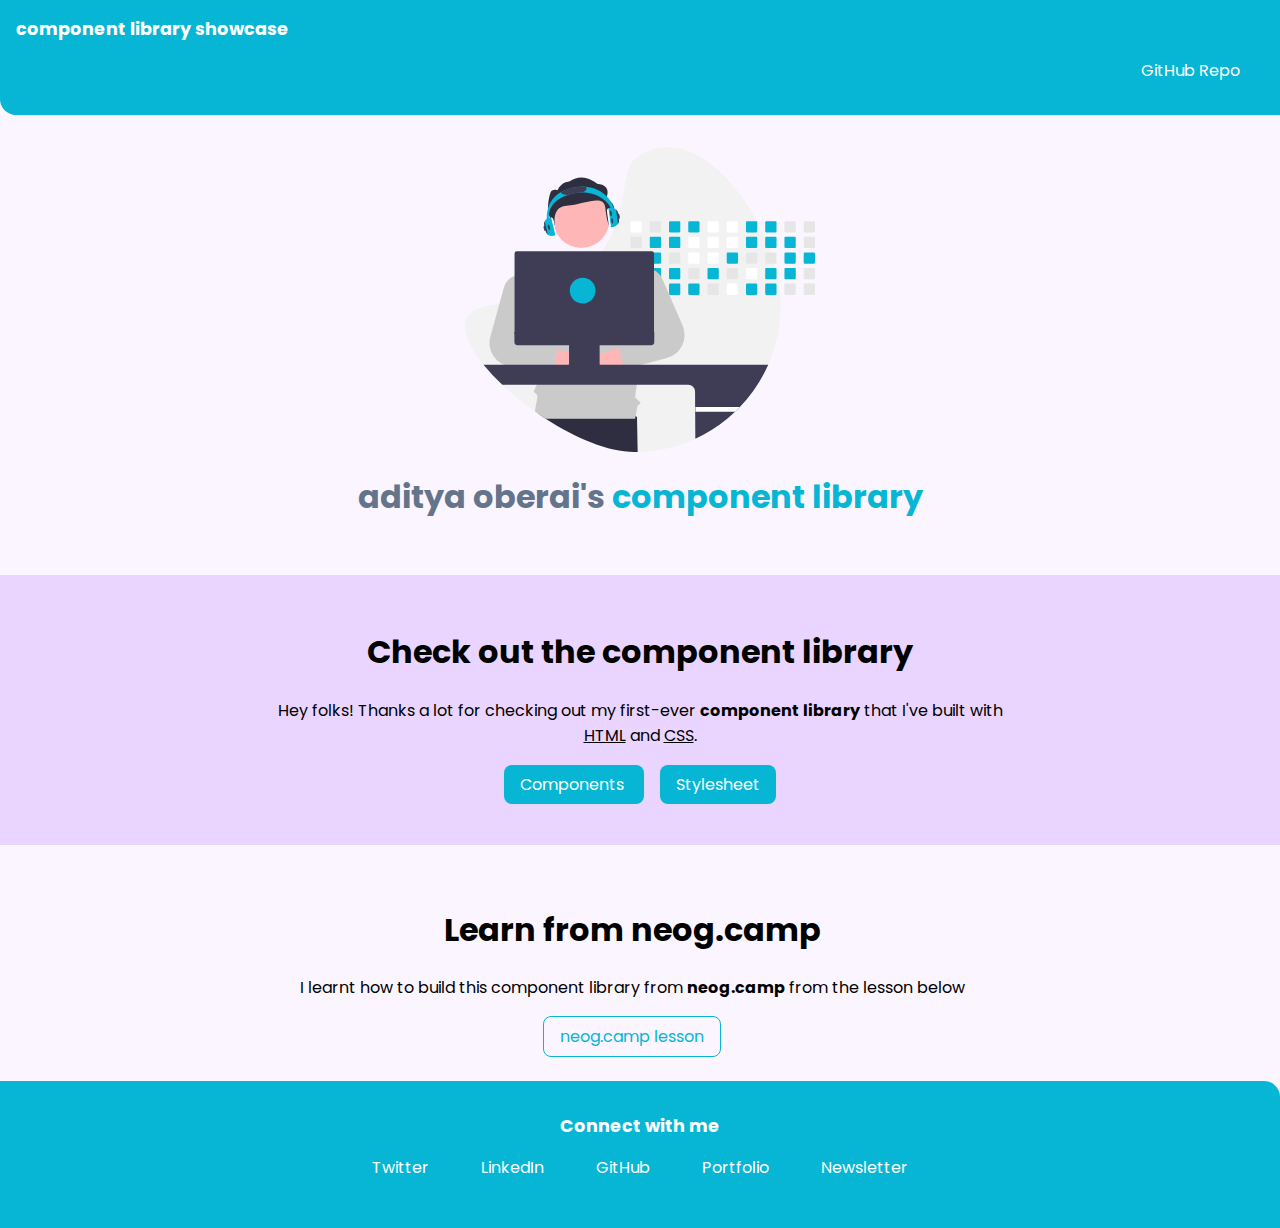
<file: index.html>
<!DOCTYPE html>
<html lang="en">
<head>
    <meta charset="UTF-8">
    <meta http-equiv="X-UA-Compatible" content="IE=edge">
    <meta name="viewport" content="width=device-width, initial-scale=1.0">
    <link rel="stylesheet" href="lib/style.css">
    <link rel="stylesheet" href="showcase.css">
    <title>component library showcase</title>
</head>
<body>
    <nav class="navigation container">
        <div class="nav-brand">component library showcase</div>
        <ul class="list-non-bullet nav-pills">
            <li class="list-item-inline">
                <a class="link" href="https://github.com/adityaoberai/first-component-library" target="_blank">
                    GitHub Repo
                </a>
            </li>
        </ul>
    </nav>
    <header class="hero">
        <img class="hero-img" src="images/hero.svg" alt="Developer activity">
        <h1 class="hero-heading">aditya oberai's <span class="heading-inverted">component library</span></h1>
    </header>

    <section class="section dp">
        <div class="container container-center">
            <h1>Check out the component library</h1>
            <p>Hey folks! Thanks a lot for checking out my first-ever <b>component library</b> that I've built with <u>HTML</u> and <u>CSS</u>.</p>
            <ul class="list list-non-bullet showcase">
                <li class="list-item-inline">
                    <a class="link link-primary" href="lib/components.html" target="_blank">
                        Components
                    </a>
                </li>
                <li class="list-item-inline">
                    <a class="link link-primary" href="lib/style.css" target="_blank">
                        Stylesheet
                    </a>
                </li>
            </ul>
        </div>
    </section>

    <section class="section">
        <div class="container container-center showcase">
            <h1>Learn from neog.camp</h1>
            <p>I learnt how to build this component library from <b>neog.camp</b> from the lesson below</p>
            <div class="showcase">
                <a class="link link-secondary" href="https://neog.camp/guide/lessonthree" target="_blank">
                    neog.camp lesson
                </a>
            </div>
            
        </div>
    </section>

    <footer class="footer">
        <div class="footer-header">Connect with me</div>
        <ul class="social-links list-non-bullet">
            <li class="list-item-inline">
                <a class="link" href="https://oberai.dev/twitter" target="_blank">
                    Twitter
                </a>
            </li>
            <li class="list-item-inline">
                <a class="link" href="https://oberai.dev/linkedin" target="_blank">
                    LinkedIn
                </a>
            </li>
            <li class="list-item-inline">
                <a class="link" href="https://oberai.dev/github" target="_blank">
                    GitHub
                </a>
            </li>
            <li class="list-item-inline">
                <a class="link" href="https://oberai.dev" target="_blank">
                    Portfolio
                </a>
            </li>
            <li class="list-item-inline">
                <a class="link" href="https://newsletter.oberai.dev" target="_blank">
                    Newsletter
                </a>
            </li>
        </ul>
    </footer>
</body>
</html>
</file>
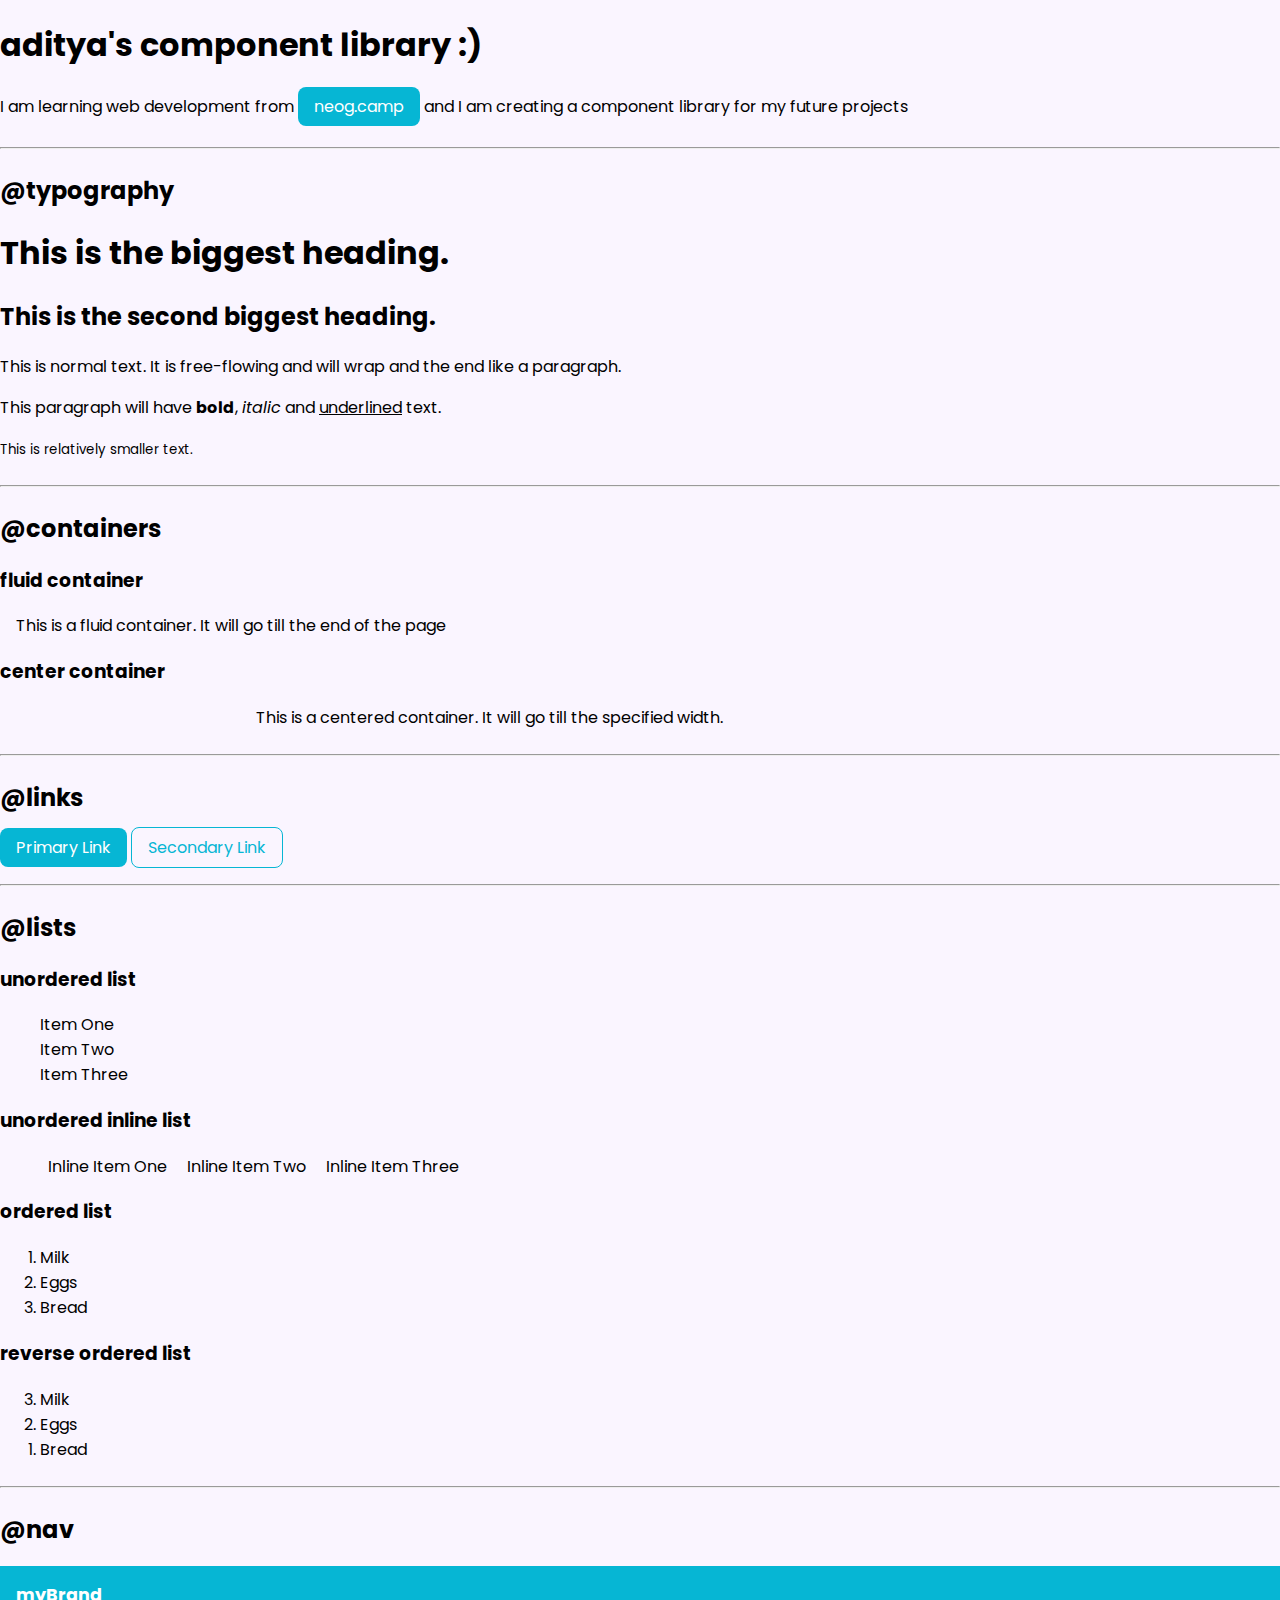
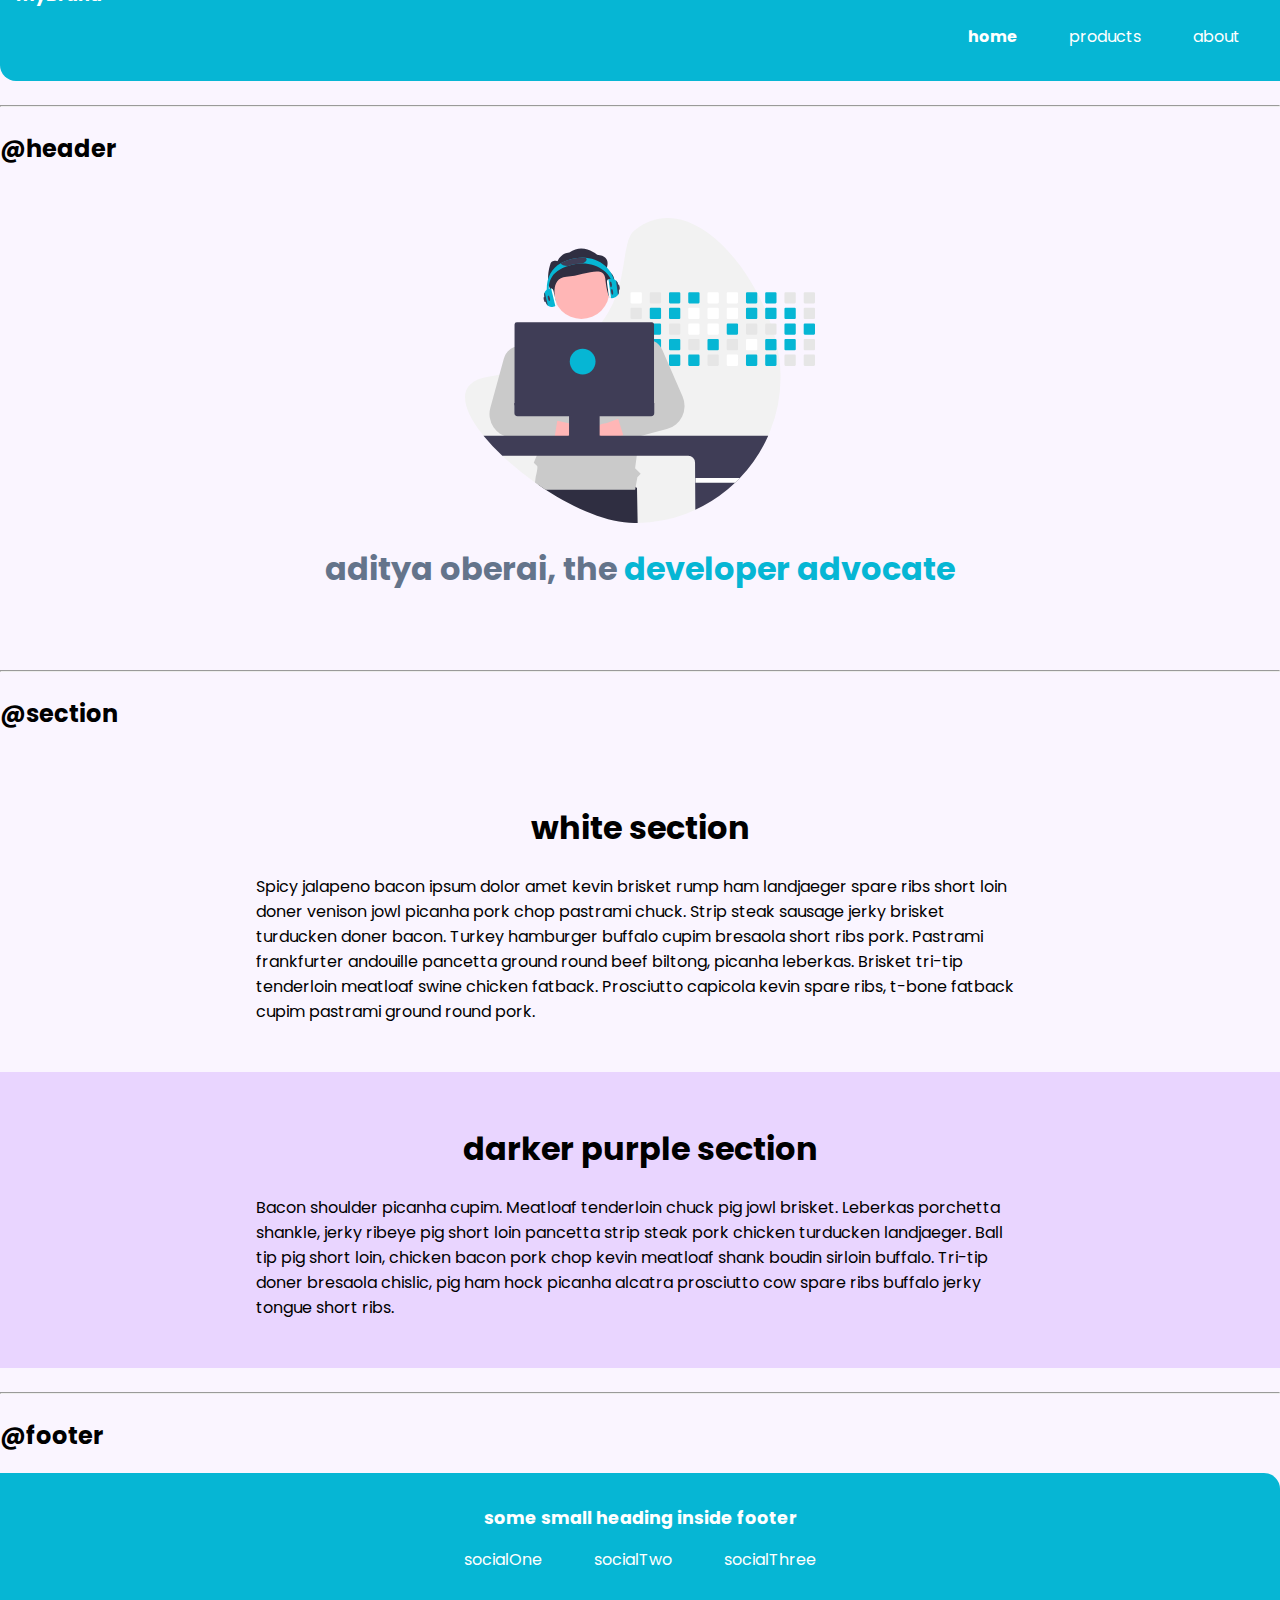
<file: lib/components.html>
<!DOCTYPE html>
<html lang="en">
<head>
    <meta charset="UTF-8">
    <meta http-equiv="X-UA-Compatible" content="IE=edge">
    <meta name="viewport" content="width=device-width, initial-scale=1.0">
    <link rel="stylesheet" href="style.css">
    <title>aditya's component library</title>
</head>
<body>
    <h1>aditya's component library :)</h1>
    <p style="line-height: 2rem;">I am learning web development from <a class="link link-primary" href="https://neog.camp" target="_blank" >neog.camp</a> and I am creating a component library for my future projects</p>

    <hr>

    <h2>@typography</h2>

    <h1>This is the biggest heading.</h1>
    <h2>This is the second biggest heading.</h2>
    <p>This is normal text. It is free-flowing and will wrap and the end like a paragraph.</p>
    <p>This paragraph will have <b>bold</b>, <em>italic</em> and <u>underlined</u> text.</p>
    <small>This is relatively smaller text.</small>

    <hr>

    <h2>@containers</h2>

    <h3>fluid container</h3>
    <div class="container">This is a fluid container. It will go till the end of the page</div>

    <h3>center container</h3>
    <div class="container container-center">This is a centered container. It will go till the specified width.</div>

    <hr>

    <h2>@links</h2>

    <a class="link link-primary" href="#">Primary Link</a>
    <a class="link link-secondary" href="#">Secondary Link</a>

    <hr>

    <h2>@lists</h2>

    <h3>unordered list</h3>
    <ul class="list-non-bullet">
        <li>Item One</li>
        <li>Item Two</li>
        <li>Item Three</li>
    </ul>

    <h3>unordered inline list</h3>
    <ul class="list-non-bullet">
        <li class="list-item-inline">Inline Item One</li>
        <li class="list-item-inline">Inline Item Two</li>
        <li class="list-item-inline">Inline Item Three</li>
    </ul>

    <h3>ordered list</h3>
    <ol>
        <li>Milk</li>
        <li>Eggs</li>
        <li>Bread</li>
    </ol>

    <h3>reverse ordered list</h3>
    <ol reversed>
        <li>Milk</li>
        <li>Eggs</li>
        <li>Bread</li>
    </ol>

    <hr>

    <h2>@nav</h2>

    <nav class="navigation container">
        <div class="nav-brand">myBrand</div>
        <ul class="list-non-bullet nav-pills">
            <li class="list-item-inline">
                <a class="link link-active" href="#">home</a>
            </li>
            <li class="list-item-inline">
                <a class="link" href="#">products</a>
            </li>
            <li class="list-item-inline">
                <a class="link" href="#">about</a>
            </li>
        </ul>
    </nav>

    <hr>

    <h2>@header</h2>

    <header class="hero">
        <img class="hero-img" src="../images/hero.svg" alt="Developer activity">
        <h1 class="hero-heading">aditya oberai, the <span class="heading-inverted">developer advocate</span></h1>
    </header>

    <hr>

    <h2>@section</h2>

    <section class="section">
        <div class="container container-center">
            <h1>white section</h1>
            <p>Spicy jalapeno bacon ipsum dolor amet kevin brisket rump ham landjaeger spare ribs short loin doner venison jowl picanha pork chop pastrami chuck. Strip steak sausage jerky brisket turducken doner bacon. Turkey hamburger buffalo cupim bresaola short ribs pork. Pastrami frankfurter andouille pancetta ground round beef biltong, picanha leberkas. Brisket tri-tip tenderloin meatloaf swine chicken fatback. Prosciutto capicola kevin spare ribs, t-bone fatback cupim pastrami ground round pork.</p>
        </div>
    </section>

    <section class="section dp">
        <div class="container container-center">
            <h1>darker purple section</h1>
            <p>Bacon shoulder picanha cupim. Meatloaf tenderloin chuck pig jowl brisket. Leberkas porchetta shankle, jerky ribeye pig short loin pancetta strip steak pork chicken turducken landjaeger. Ball tip pig short loin, chicken bacon pork chop kevin meatloaf shank boudin sirloin buffalo. Tri-tip doner bresaola chislic, pig ham hock picanha alcatra prosciutto cow spare ribs buffalo jerky tongue short ribs.</p>
        </div>
    </section>

    <hr>

    <h2>@footer</h2>

    <footer class="footer">
        <div class="footer-header">some small heading inside footer</div>
        <ul class="social-links list-non-bullet">
            <li class="list-item-inline">
                <a class="link" href="#">
                    socialOne
                </a>
            </li>
            <li class="list-item-inline">
                <a class="link" href="#">
                    socialTwo
                </a>
            </li>
            <li class="list-item-inline">
                <a class="link" href="#">
                    socialThree
                </a>
            </li>
        </ul>
    </footer>
</body>
</html>
</file>
<file: lib/style.css>
@import url('https://fonts.googleapis.com/css2?family=Poppins:wght@400;700&display=swap');

:root {
    --primary-color: #06b6d4;
    --dark-grey: #64748b;
    --light-purple: #faf5ff;
    --darker-purple: #e9d5ff;
}

body {
    font-family: 'Poppins', sans-serif;
    background-color: var(--light-purple);
    margin: 0px;
}

hr {
    margin: 1.5rem 0rem;
}

/** container **/

.container {
    padding-left: 1rem;
    padding-right: 1rem;
}

.container-center {
    max-width: 60vw;
    margin: auto;
}

/** links **/

.link {
    text-decoration: none;
    padding: 0.5rem 1rem;
}

.link-primary {
    color: white;
    background-color: var(--primary-color);
    border-radius: 0.5rem;
    transition-duration: 0.3s;
}

.link-primary:hover {
    color: var(--primary-color);
    background-color: white;
    border: 1px solid var(--primary-color);
    border-radius: 0.5rem;
    transition-duration: 0.3s;
}

.link-secondary {
    color: var(--primary-color);
    border: 1px solid var(--primary-color);
    border-radius: 0.5rem;
    transition-duration: 0.3s;
}

.link-secondary:hover {
    color: white;
    background-color: var(--primary-color);
    border-radius: 0.5rem;
    transition-duration: 0.3s;
}

/** lists **/

.list-non-bullet {
    list-style: none;
}

.list-item-inline {
    display: inline;
    padding: 0rem 0.5rem;
}

/** navigation **/

.navigation {
    color: white;
    background-color: var(--primary-color);
    padding: 1rem;
    border-bottom-left-radius: 1rem;
}

.navigation .nav-brand {
    font-weight: bold;
    font-size: 1.1rem;
}

.nav-pills {
    text-align: right;
}

.navigation .link {
    color: white;
}

.navigation .link:hover {
    color: var(--primary-color);
    background-color: white;
    border-radius: 0.5rem;
}

.navigation .link-active {
    font-weight: bold;
}

/** header **/

.hero {
    padding: 2rem;
}

.hero .hero-img {
    max-width: 350px;
    display: block;
    margin: auto;
}

.hero .hero-heading {
    color: var(--dark-grey);
    text-align: center;
}

.hero .hero-heading .heading-inverted {
    color: var(--primary-color);
}

/** sections **/

.section {
    padding: 2rem;
}

.section h1 {
    text-align: center;
}

.dp {
    background-color: var(--darker-purple);
}

/** footers **/

.footer {
    color: white;
    background-color: var(--primary-color);
    padding: 2rem 1rem;
    text-align: center;
    border-top-right-radius: 1rem;
}

.footer .footer-header {
    font-weight: bold;
    font-size: 1.1rem;
}

.footer .link {
    color: white;
}

.footer .link:hover {
    color: var(--primary-color);
    background-color: white;
    border: 1px solid var(--primary-color);
    border-radius: 0.5rem;
}

.footer ul {
    padding-inline-start: 0px;
}
</file>
<file: showcase.css>
p {
    text-align: center;
}

.showcase {
    text-align: center;
    padding-inline-start: 0px;
    padding-top: 0.5rem;
}
</file>
